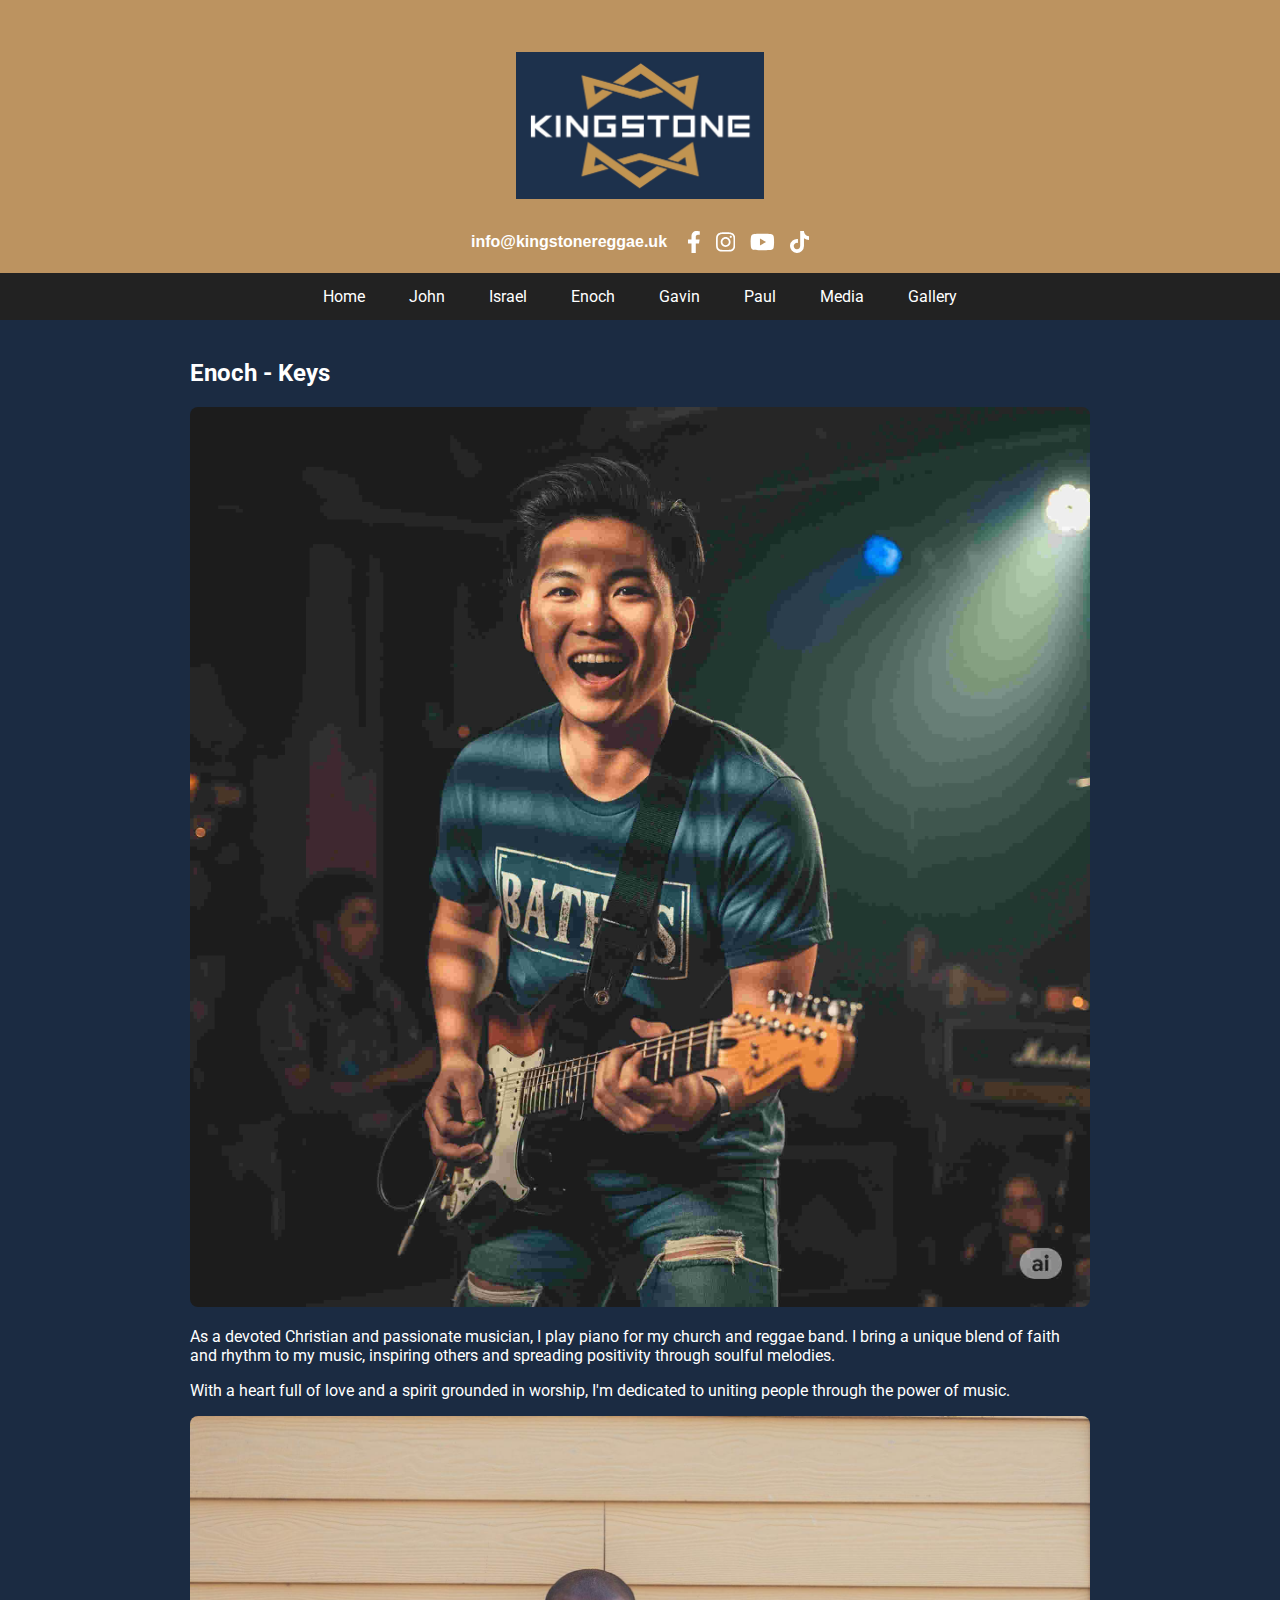
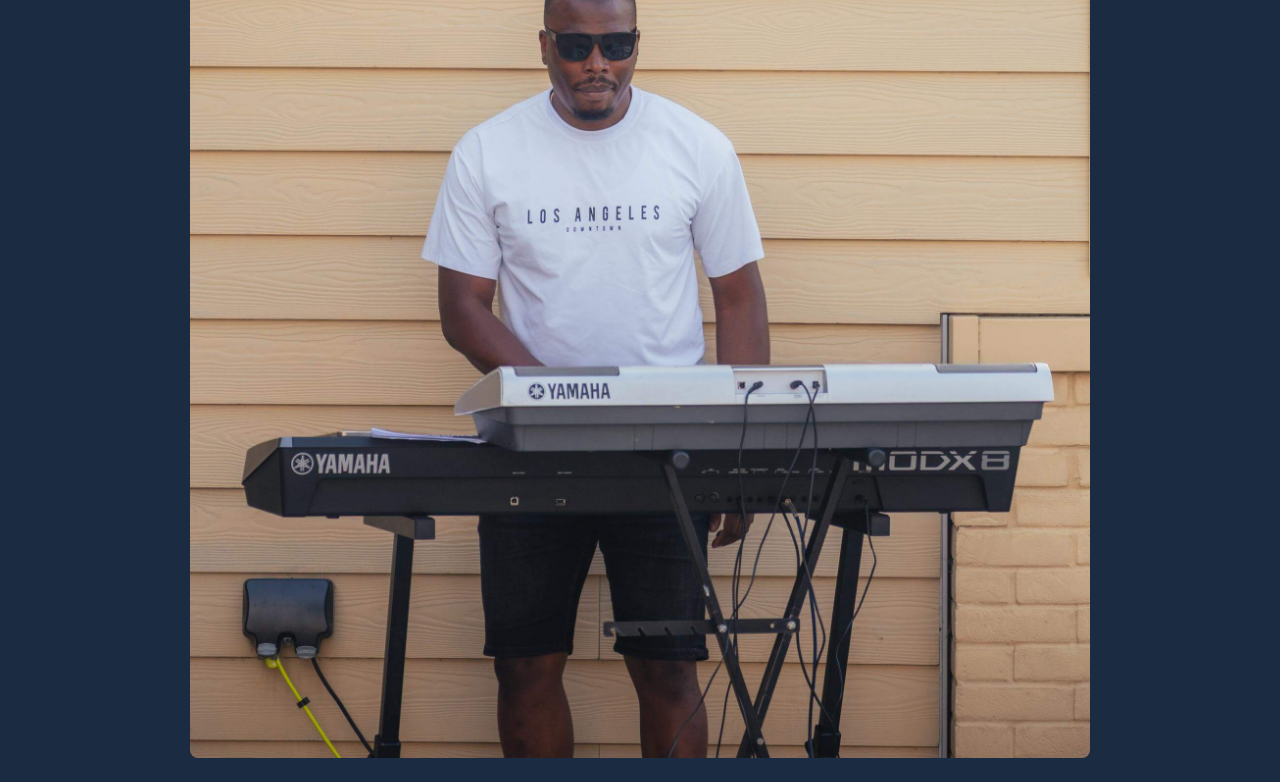
<file: enoch.html>
<!DOCTYPE html>
<html lang="en">
<head>
  <meta charset="UTF-8">
  <meta name="viewport" content="width=device-width, initial-scale=1.0">
  <meta name="description" content="Official website of Kingstone, a five-piece reggae group. Learn more about us, explore our music and watch our videos.">
  <title>Enoch</title>
  <link rel="stylesheet" href="style.css">
  <link href="https://fonts.googleapis.com/css2?family=Playfair+Display&family=Roboto&display=swap" rel="stylesheet">
  <link rel="icon" href="/favicon.ico" type="image/x-icon">
  <link rel="icon" href="/favicon-32x32.png" type="image/png" sizes="32x32">
  <link rel="apple-touch-icon" href="/apple-touch-icon.png">
  <link rel="shortcut icon" href="/favicon.ico" type="image/x-icon">
</head>
<body>
<header>
  <img src="images/banner.jpg" alt="Kingstone Reggae" class="banner"/>
  
  <div class="contact-info">
    <a href="mailto:info@kingstonereggae.uk?subject=Hi Kingstone!" class="email-link">
      info@kingstonereggae.uk
    </a>

    <div class="social-links">
      <a href="https://www.facebook.com/kingstonereggaeuk" target="_blank" rel="noopener noreferrer" aria-label="Facebook"><svg viewBox="0 0 320 512" class="social-svg" style="width: 24px; height: auto;"><path d="M279.14 288l14.22-92.66h-88.91v-60.13c0-25.35 12.42-50.06 52.24-50.06h40.42V6.26S260.43 0 225.36 0c-73.22 0-121.08 44.38-121.08 124.72v70.62H22.89V288h81.39v224h100.17V288z"/></svg></a><a href="https://www.instagram.com/kingstonereggae_uk" target="_blank" rel="noopener noreferrer" aria-label="Instagram"><svg viewBox="0 0 448 512" class="social-svg" style="width: 24px; height: auto;"><path d="M224.1 141c-63.6 0-114.9 51.3-114.9 114.9s51.3 114.9 114.9 114.9S339 319.5 339 255.9 287.7 141 224.1 141zm0 189.6c-41.1 0-74.7-33.5-74.7-74.7s33.5-74.7 74.7-74.7 74.7 33.5 74.7 74.7-33.6 74.7-74.7 74.7zm146.4-194.3c0 14.9-12 26.8-26.8 26.8-14.9 0-26.8-12-26.8-26.8s12-26.8 26.8-26.8 26.8 12 26.8 26.8zm76.1 27.2c-1.7-35.9-9.9-67.7-36.2-93.9-26.2-26.2-58-34.4-93.9-36.2-37-2.1-147.9-2.1-184.9 0-35.8 1.7-67.6 9.9-93.9 36.1s-34.4 58-36.2 93.9c-2.1 37-2.1 147.9 0 184.9 1.7 35.9 9.9 67.7 36.2 93.9s58 34.4 93.9 36.2c37 2.1 147.9 2.1 184.9 0 35.9-1.7 67.7-9.9 93.9-36.2 26.2-26.2 34.4-58 36.2-93.9 2.1-37 2.1-147.8 0-184.8zM398.8 388c-7.8 19.6-22.9 34.7-42.6 42.6-29.5 11.7-99.5 9-132.1 9s-102.7 2.6-132.1-9c-19.6-7.8-34.7-22.9-42.6-42.6-11.7-29.5-9-99.5-9-132.1s-2.6-102.7 9-132.1c7.8-19.6 22.9-34.7 42.6-42.6 29.5-11.7 99.5-9 132.1-9s102.7-2.6 132.1 9c19.6 7.8 34.7 22.9 42.6 42.6 11.7 29.5 9 99.5 9 132.1s2.7 102.7-9 132.1z"/></svg></a><a href="https://www.youtube.com/@KingstoneReggaeUK" target="_blank" rel="noopener noreferrer" aria-label="YouTube"><svg viewBox="0 0 576 512" class="social-svg" style="width: 24px; height: auto;"><path d="M549.655 124.083c-6.281-23.65-24.787-42.276-48.284-48.597C458.781 64 288 64 288 64S117.22 64 74.629 75.486c-23.497 6.322-42.003 24.947-48.284 48.597-11.412 42.867-11.412 132.305-11.412 132.305s0 89.438 11.412 132.305c6.281 23.65 24.787 41.5 48.284 47.821C117.22 448 288 448 288 448s170.781 0 213.371-11.486c23.497-6.321 42.003-24.171 48.284-47.821 11.412-42.867 11.412-132.305 11.412-132.305s0-89.438-11.412-132.305zm-317.51 213.508V175.185l142.739 81.205-142.739 81.201z"/></svg></a><a href="https://www.tiktok.com/@kingstonereggaeuk" target="_blank" rel="noopener noreferrer" aria-label="TikTok"><svg viewBox="0 0 448 512" class="social-svg" style="width: 20px; height: auto;"><path d="M448,209.91a210.06,210.06,0,0,1-122.77-39.25V349.38A162.55,162.55,0,1,1,185,188.31V278.2a74.62,74.62,0,1,0,52.23,71.18V0l88,0a121.18,121.18,0,0,0,1.86,22.17h0A122.18,122.18,0,0,0,381,102.39a121.43,121.43,0,0,0,67,20.14Z"/></svg></a>
    </div>
  </div>
</header>
  <nav>
    <a href="index.html">Home</a>
    <a href="john.html">John</a>
    <a href="israel.html">Israel</a>
    <a href="enoch.html">Enoch</a>
    <a href="gavin.html">Gavin</a>
    <a href="paul.html">Paul</a>
    <a href="media.html">Media</a>
    <a href="gallery.html">Gallery</a>
  </nav>
  <div class="container">

    <h2>Enoch - Keys</h2>
    <img src="images/enoch.jpg" alt="Enoch" class="responsive">
    <p>As a devoted Christian and passionate musician, I play piano for my church and reggae band. I bring a unique blend of faith and rhythm to my music, inspiring others and spreading positivity through soulful melodies.</p>
    <p>With a heart full of love and a spirit grounded in worship, I'm dedicated to uniting people through the power of music.</p>
    <img src="images/enoch_1.jpg" alt="Enoch" class="responsive">
  </div>
</body>
</html>
</file>
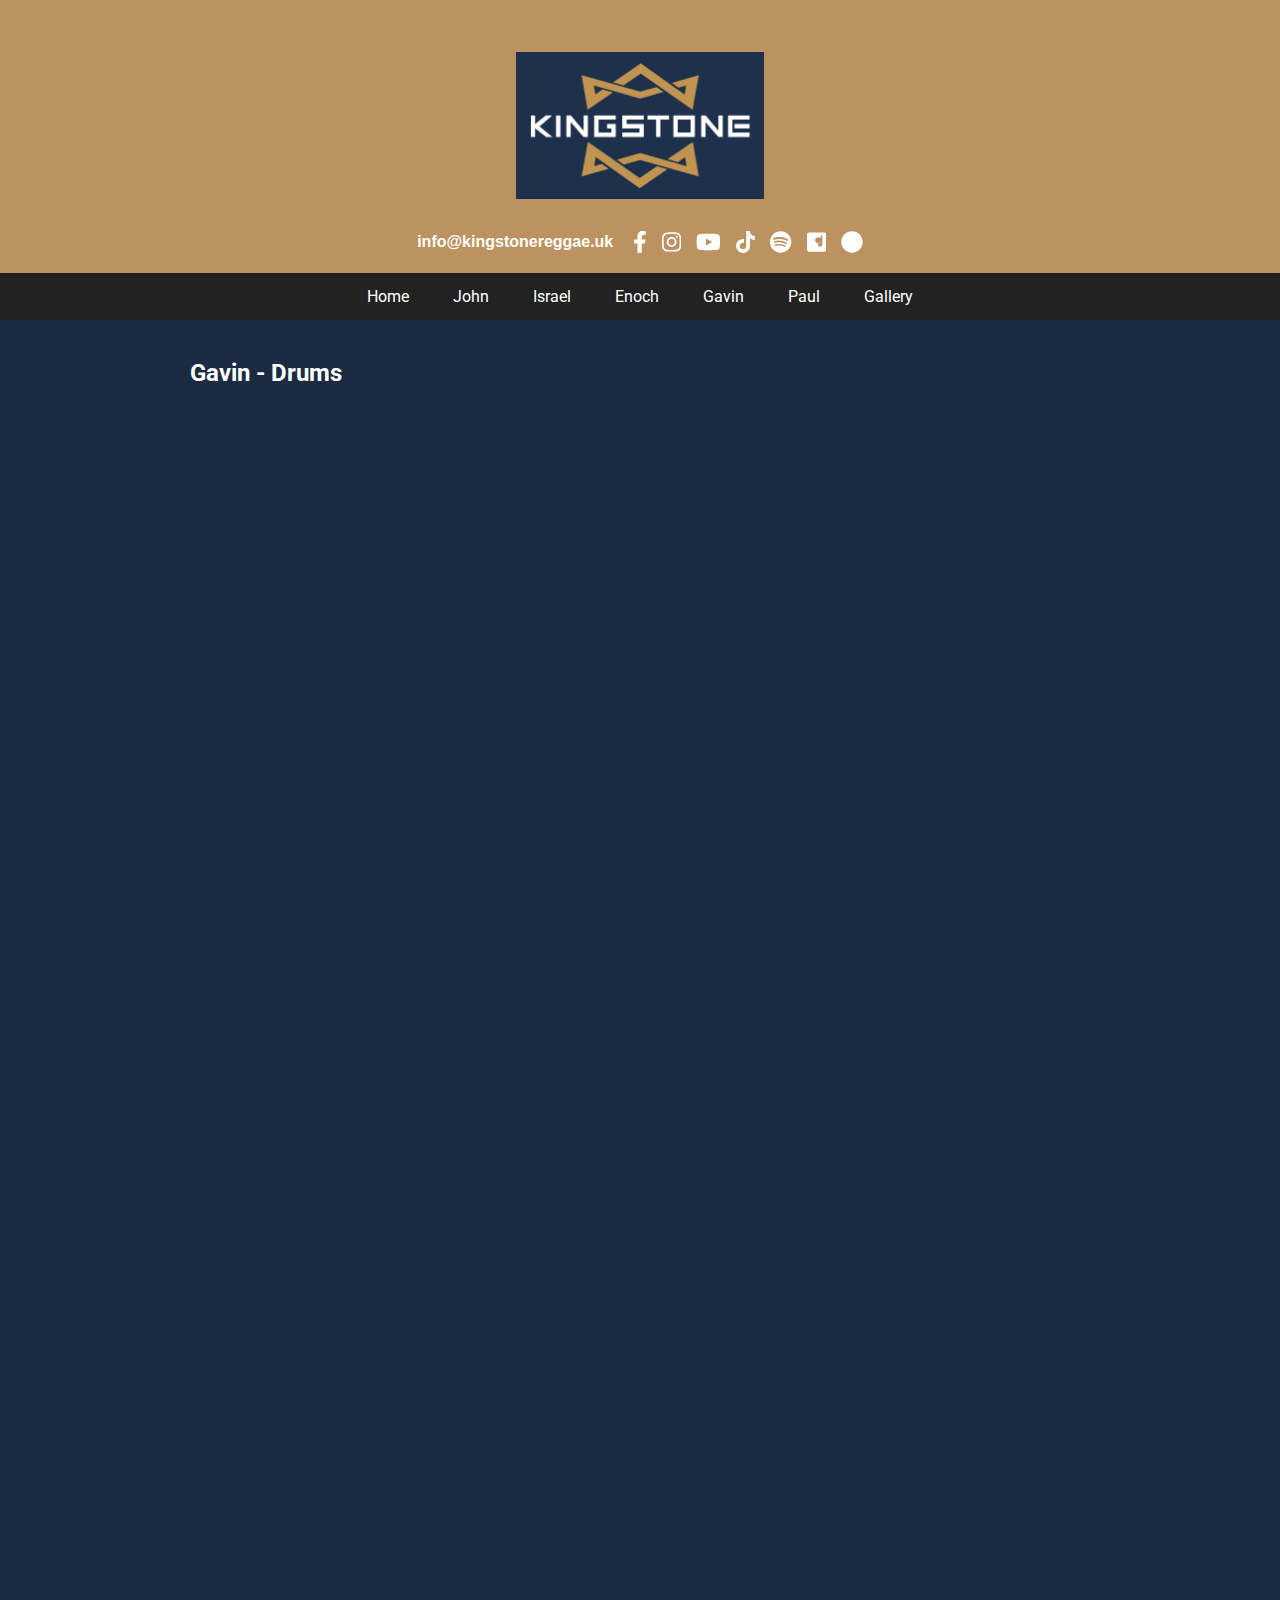
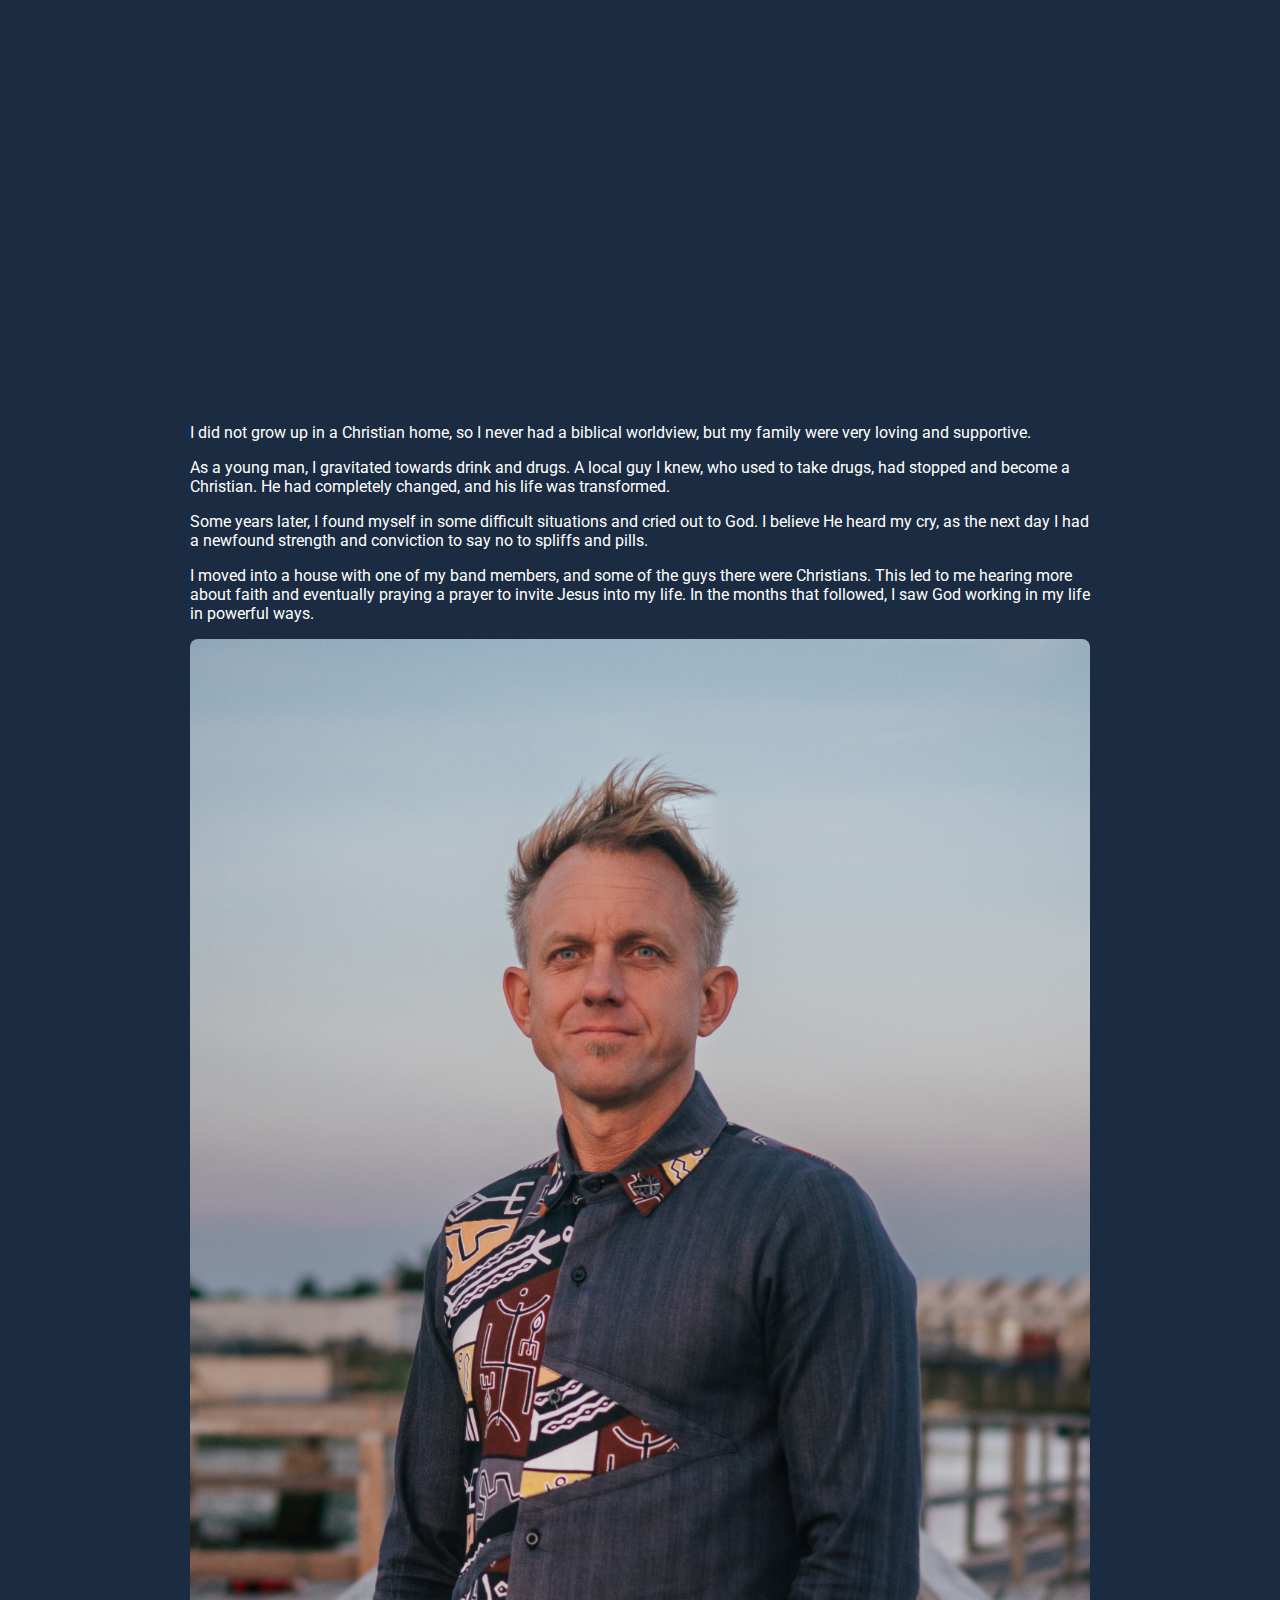
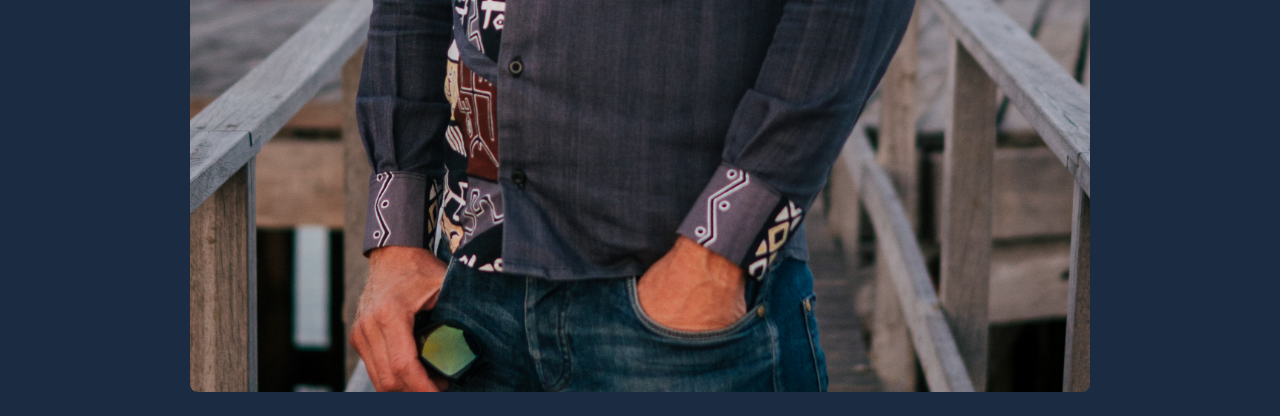
<file: gavin.html>
<!DOCTYPE html>
<html lang="en">
<head>
  <meta charset="UTF-8">
  <meta name="viewport" content="width=device-width, initial-scale=1.0">
  <meta name="description" content="Official website of Kingstone, a five-piece reggae group. Learn more about us, explore our music and watch our videos.">
  <title>Gavin</title>
  <link rel="stylesheet" href="style.css">
  <link href="https://fonts.googleapis.com/css2?family=Playfair+Display&family=Roboto&display=swap" rel="stylesheet">
  <link rel="icon" href="/favicon.ico" type="image/x-icon">
  <link rel="icon" href="/favicon-32x32.png" type="image/png" sizes="32x32">
  <link rel="apple-touch-icon" href="/apple-touch-icon.png">
  <link rel="shortcut icon" href="/favicon.ico" type="image/x-icon">
</head>
<body>
<header>
  <img src="images/banner.jpg" alt="Kingstone Reggae" class="banner"/>
  
  <div class="contact-info">
    <a href="mailto:info@kingstonereggae.uk?subject=Hi Kingstone!" class="email-link">
      info@kingstonereggae.uk
    </a>

    <div class="social-links">
      <a href="https://www.facebook.com/kingstonereggaeuk" target="_blank" rel="noopener noreferrer" aria-label="Facebook"><svg viewBox="0 0 320 512" class="social-svg" style="width: 24px; height: auto;"><path d="M279.14 288l14.22-92.66h-88.91v-60.13c0-25.35 12.42-50.06 52.24-50.06h40.42V6.26S260.43 0 225.36 0c-73.22 0-121.08 44.38-121.08 124.72v70.62H22.89V288h81.39v224h100.17V288z"/></svg></a><a href="https://www.instagram.com/kingstonereggae_uk" target="_blank" rel="noopener noreferrer" aria-label="Instagram"><svg viewBox="0 0 448 512" class="social-svg" style="width: 24px; height: auto;"><path d="M224.1 141c-63.6 0-114.9 51.3-114.9 114.9s51.3 114.9 114.9 114.9S339 319.5 339 255.9 287.7 141 224.1 141zm0 189.6c-41.1 0-74.7-33.5-74.7-74.7s33.5-74.7 74.7-74.7 74.7 33.5 74.7 74.7-33.6 74.7-74.7 74.7zm146.4-194.3c0 14.9-12 26.8-26.8 26.8-14.9 0-26.8-12-26.8-26.8s12-26.8 26.8-26.8 26.8 12 26.8 26.8zm76.1 27.2c-1.7-35.9-9.9-67.7-36.2-93.9-26.2-26.2-58-34.4-93.9-36.2-37-2.1-147.9-2.1-184.9 0-35.8 1.7-67.6 9.9-93.9 36.1s-34.4 58-36.2 93.9c-2.1 37-2.1 147.9 0 184.9 1.7 35.9 9.9 67.7 36.2 93.9s58 34.4 93.9 36.2c37 2.1 147.9 2.1 184.9 0 35.9-1.7 67.7-9.9 93.9-36.2 26.2-26.2 34.4-58 36.2-93.9 2.1-37 2.1-147.8 0-184.8zM398.8 388c-7.8 19.6-22.9 34.7-42.6 42.6-29.5 11.7-99.5 9-132.1 9s-102.7 2.6-132.1-9c-19.6-7.8-34.7-22.9-42.6-42.6-11.7-29.5-9-99.5-9-132.1s-2.6-102.7 9-132.1c7.8-19.6 22.9-34.7 42.6-42.6 29.5-11.7 99.5-9 132.1-9s102.7-2.6 132.1 9c19.6 7.8 34.7 22.9 42.6 42.6 11.7 29.5 9 99.5 9 132.1s2.7 102.7-9 132.1z"/></svg></a><a href="https://www.youtube.com/@KingstoneReggae" target="_blank" rel="noopener noreferrer" aria-label="YouTube"><svg viewBox="0 0 576 512" class="social-svg" style="width: 24px; height: auto;"><path d="M549.655 124.083c-6.281-23.65-24.787-42.276-48.284-48.597C458.781 64 288 64 288 64S117.22 64 74.629 75.486c-23.497 6.322-42.003 24.947-48.284 48.597-11.412 42.867-11.412 132.305-11.412 132.305s0 89.438 11.412 132.305c6.281 23.65 24.787 41.5 48.284 47.821C117.22 448 288 448 288 448s170.781 0 213.371-11.486c23.497-6.321 42.003-24.171 48.284-47.821 11.412-42.867 11.412-132.305 11.412-132.305s0-89.438-11.412-132.305zm-317.51 213.508V175.185l142.739 81.205-142.739 81.201z"/></svg></a><a href="https://www.tiktok.com/@kingstonereggaeuk" target="_blank" rel="noopener noreferrer" aria-label="TikTok"><svg viewBox="0 0 448 512" class="social-svg" style="width: 20px; height: auto;"><path d="M448,209.91a210.06,210.06,0,0,1-122.77-39.25V349.38A162.55,162.55,0,1,1,185,188.31V278.2a74.62,74.62,0,1,0,52.23,71.18V0l88,0a121.18,121.18,0,0,0,1.86,22.17h0A122.18,122.18,0,0,0,381,102.39a121.43,121.43,0,0,0,67,20.14Z"/></svg></a><a href="http://googleusercontent.com/spotify.com/6" target="_blank" rel="noopener noreferrer" aria-label="Spotify"><svg viewBox="0 0 496 512" class="social-svg" style="width: 24px; height: auto;"><path d="M248 8C111.1 8 0 119.1 0 256s111.1 248 248 248 248-111.1 248-248S384.9 8 248 8zm114.4 357.3c-4.6 7.6-14.6 10.1-22.1 5.5-58.4-35.7-132-43.8-218.5-24.2-8.7 2-17.4-3.5-19.4-12.2-2-8.7 3.5-17.4 12.2-19.4 95.2-21.8 176.5-12.4 242.3 27.8 7.6 4.6 10 14.5 5.5 22.5zm29.3-67.4c-5.8 9.5-18.2 12.5-27.7 6.7-67-41.1-169-53-248.3-29-10.8 3.3-22.1-2.8-25.3-13.6-3.3-10.8 2.8-22.1 13.6-25.3 90.7-27.5 203.4-14.1 280.1 33.1 9.4 5.7 12.4 18.2 7.6 28.1zm2.3-69.6C312.4 182.2 177.3 177.7 99.4 201.3c-12.1 3.7-25-3.1-28.7-15.2-3.7-12.1 3.1-25 15.2-28.7 89.6-27.2 239.1-22.2 331.5 32.6 10.9 6.5 14.5 20.6 8.1 31.5-6.4 10.9-20.5 14.4-31.5 8.1z"/></svg></a><a href="https://music.apple.com/us/artist/kingstone/1855111583" target="_blank" rel="noopener noreferrer" aria-label="Apple Music"><svg viewBox="0 0 448 512" class="social-svg" style="width: 24px; height: auto;"><path d="M400 32H48C21.5 32 0 53.5 0 80v352c0 26.5 21.5 48 48 48h352c26.5 0 48-21.5 48-48V80c0-26.5-21.5-48-48-48zm-82.6 230c-13.2 15.2-33.6 24-54.8 24-40.3 0-73-31.7-73-70.8 0-39.1 32.7-70.8 73-70.8 21.2 0 41.6 8.8 54.8 24V117.3c0-4.4 3.6-8 8-8h22.7c4.4 0 8 3.6 8 8v192.1c0 31.4-23.7 57.1-53.1 57.1-29.4 0-53.1-25.7-53.1-57.1 0-14.9 5.3-28.6 14-39.3 3.1-3.8 8.8-3.7 11.8.2l12.4 15.6c2.5 3 2.1 7.4-.7 9.9z"/></svg></a><a href="https://kingstonereggaeuk.bandcamp.com/" target="_blank" rel="noopener noreferrer" aria-label="Bandcamp"><svg viewBox="0 0 512 512" class="social-svg" style="width: 24px; height: auto;"><path d="M256 8C119 8 8 119 8 256s111 248 248 248 248-111 248-248S393 8 256 8zm145.5 264.4H155.2l-42.7 85.3h243l45-85.3z"/></svg></a>
    </div>
  </div>
</header>
  <nav>
    <a href="index.html">Home</a>
    <a href="john.html">John</a>
    <a href="israel.html">Israel</a>
    <a href="enoch.html">Enoch</a>
    <a href="gavin.html">Gavin</a>
    <a href="paul.html">Paul</a>
    <a href="gallery.html">Gallery</a>
  </nav>
  <div class="container">

    <h2>Gavin - Drums</h2>
    <div class="portrait-video">
      <iframe width="560" height="315" src="https://www.youtube.com/embed/4BHlRK_zE9A?si=aeUv0qBXklZTR4d9" 
      title="YouTube video player" frameborder="0" allow="accelerometer; autoplay; clipboard-write; encrypted-media; gyroscope; picture-in-picture; web-share" 
      referrerpolicy="strict-origin-when-cross-origin" allowfullscreen>
      </iframe>
    </div>
    <p>I did not grow up in a Christian home, so I never had a biblical worldview, but my family were very loving and supportive.</p>
    <p>As a young man, I gravitated towards drink and drugs. A local guy I knew, who used to take drugs, had stopped and become a Christian. He had completely changed, and his life was transformed.</p>
    <p>Some years later, I found myself in some difficult situations and cried out to God. I believe He heard my cry, as the next day I had a newfound strength and conviction to say no to spliffs and pills.</p>
    <p>I moved into a house with one of my band members, and some of the guys there were Christians. This led to me hearing more about faith and eventually praying a prayer to invite Jesus into my life. In the months that followed, I saw God working in my life in powerful ways.</p>
    <img src="images/gavin2.jpg" alt="Gavin" class="responsive">

  </div>
</body>
</html>
</file>
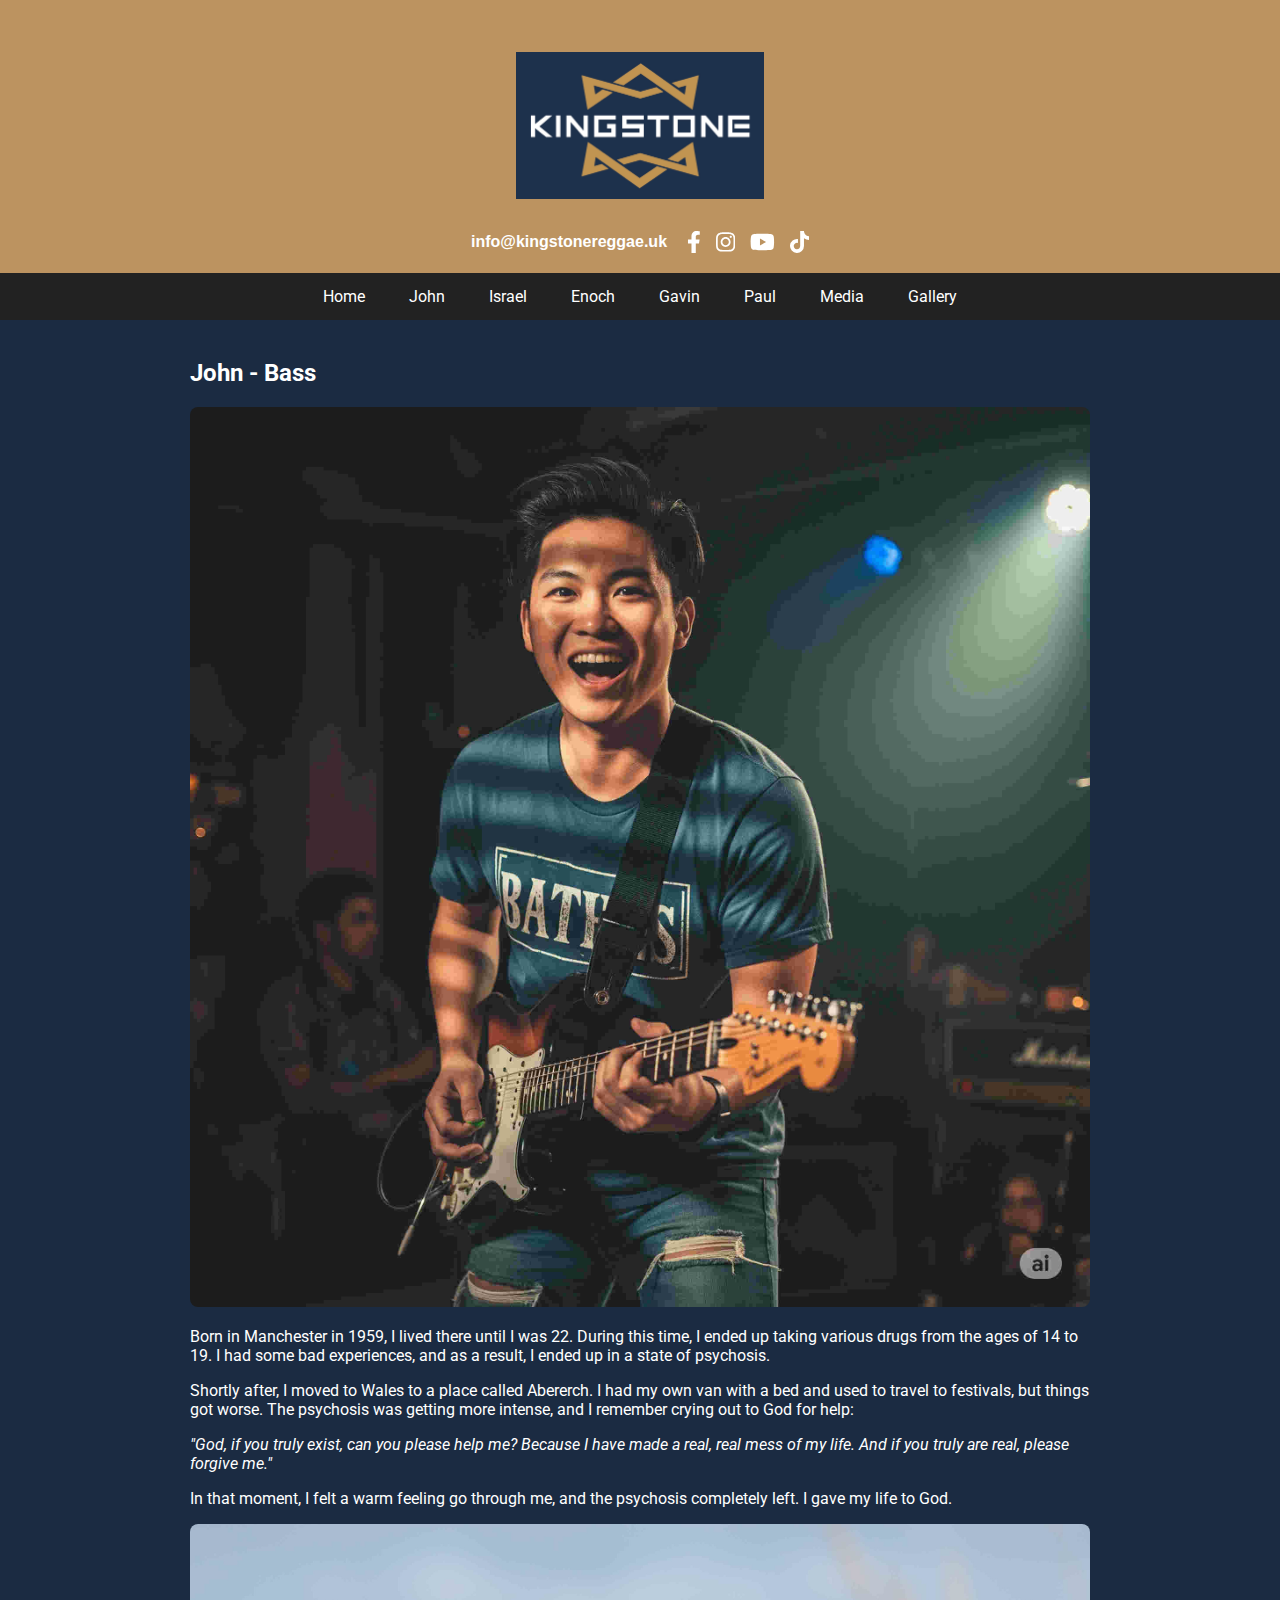
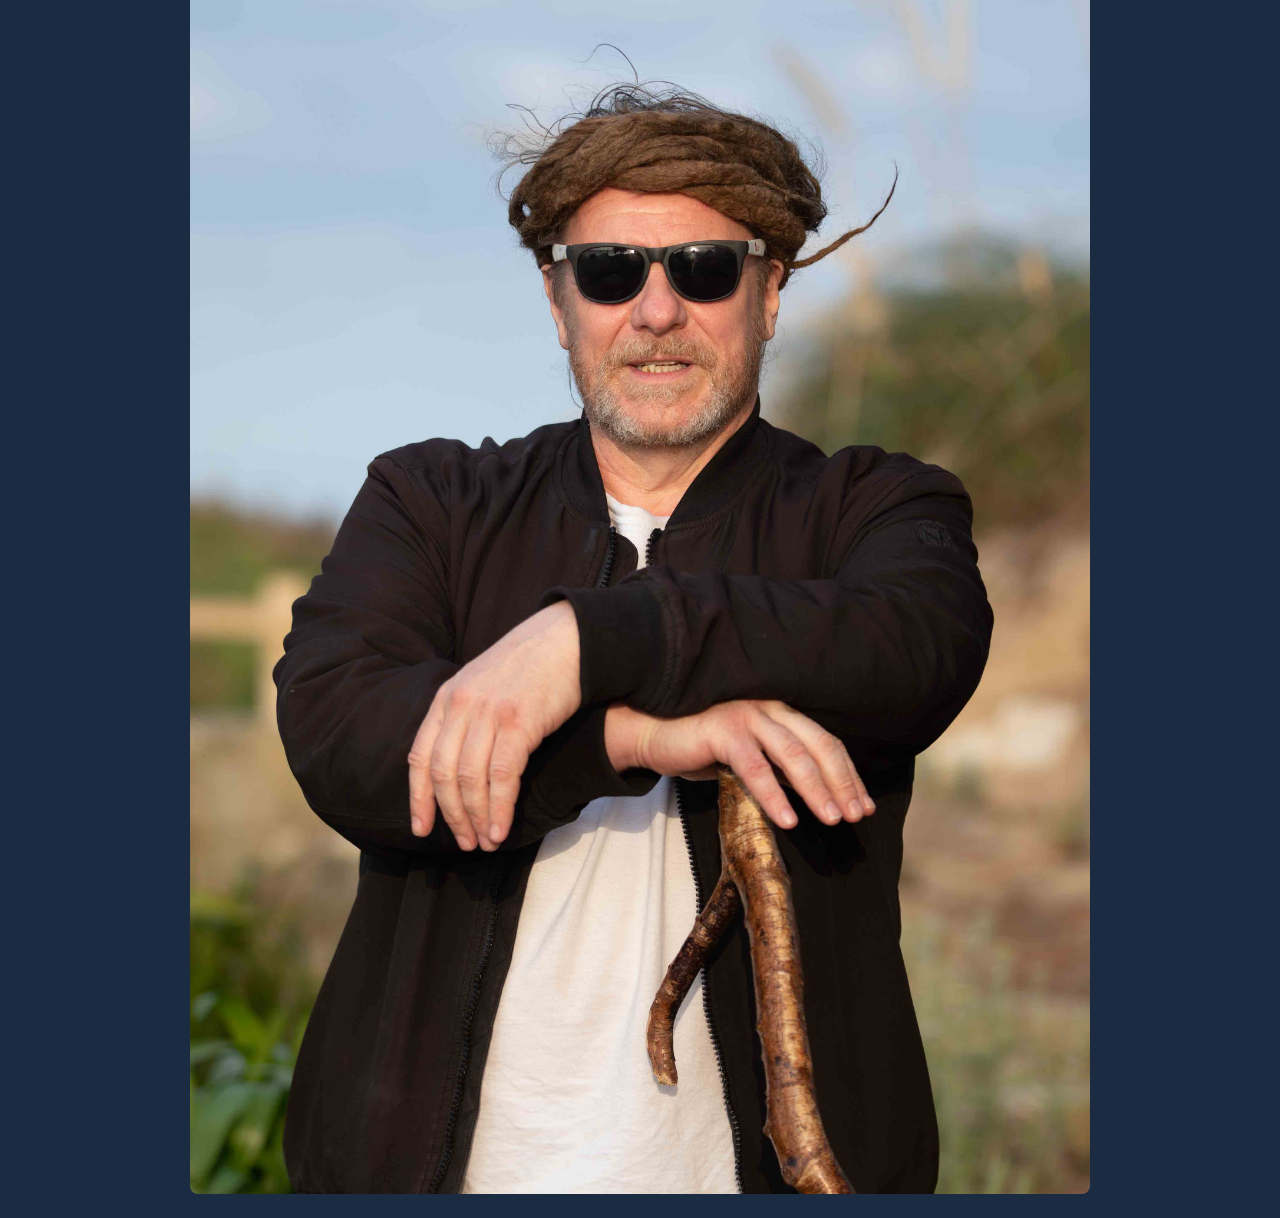
<file: john.html>
<!DOCTYPE html>
<html lang="en">
<head>
  <meta charset="UTF-8">
  <meta name="viewport" content="width=device-width, initial-scale=1.0">
  <meta name="description" content="Official website of Kingstone, a five-piece reggae group. Learn more about us, explore our music and watch our videos.">
  <title>John</title>
  <link rel="stylesheet" href="style.css">
  <link href="https://fonts.googleapis.com/css2?family=Playfair+Display&family=Roboto&display=swap" rel="stylesheet">
  <link rel="icon" href="/favicon.ico" type="image/x-icon">
  <link rel="icon" href="/favicon-32x32.png" type="image/png" sizes="32x32">
  <link rel="apple-touch-icon" href="/apple-touch-icon.png">
  <link rel="shortcut icon" href="/favicon.ico" type="image/x-icon">
</head>
<body>
<header>
  <img src="images/banner.jpg" alt="Kingstone Reggae" class="banner"/>
  
  <div class="contact-info">
    <a href="mailto:info@kingstonereggae.uk?subject=Hi Kingstone!" class="email-link">
      info@kingstonereggae.uk
    </a>

    <div class="social-links">
      <a href="https://www.facebook.com/kingstonereggaeuk" target="_blank" rel="noopener noreferrer" aria-label="Facebook"><svg viewBox="0 0 320 512" class="social-svg" style="width: 24px; height: auto;"><path d="M279.14 288l14.22-92.66h-88.91v-60.13c0-25.35 12.42-50.06 52.24-50.06h40.42V6.26S260.43 0 225.36 0c-73.22 0-121.08 44.38-121.08 124.72v70.62H22.89V288h81.39v224h100.17V288z"/></svg></a><a href="https://www.instagram.com/kingstonereggae_uk" target="_blank" rel="noopener noreferrer" aria-label="Instagram"><svg viewBox="0 0 448 512" class="social-svg" style="width: 24px; height: auto;"><path d="M224.1 141c-63.6 0-114.9 51.3-114.9 114.9s51.3 114.9 114.9 114.9S339 319.5 339 255.9 287.7 141 224.1 141zm0 189.6c-41.1 0-74.7-33.5-74.7-74.7s33.5-74.7 74.7-74.7 74.7 33.5 74.7 74.7-33.6 74.7-74.7 74.7zm146.4-194.3c0 14.9-12 26.8-26.8 26.8-14.9 0-26.8-12-26.8-26.8s12-26.8 26.8-26.8 26.8 12 26.8 26.8zm76.1 27.2c-1.7-35.9-9.9-67.7-36.2-93.9-26.2-26.2-58-34.4-93.9-36.2-37-2.1-147.9-2.1-184.9 0-35.8 1.7-67.6 9.9-93.9 36.1s-34.4 58-36.2 93.9c-2.1 37-2.1 147.9 0 184.9 1.7 35.9 9.9 67.7 36.2 93.9s58 34.4 93.9 36.2c37 2.1 147.9 2.1 184.9 0 35.9-1.7 67.7-9.9 93.9-36.2 26.2-26.2 34.4-58 36.2-93.9 2.1-37 2.1-147.8 0-184.8zM398.8 388c-7.8 19.6-22.9 34.7-42.6 42.6-29.5 11.7-99.5 9-132.1 9s-102.7 2.6-132.1-9c-19.6-7.8-34.7-22.9-42.6-42.6-11.7-29.5-9-99.5-9-132.1s-2.6-102.7 9-132.1c7.8-19.6 22.9-34.7 42.6-42.6 29.5-11.7 99.5-9 132.1-9s102.7-2.6 132.1 9c19.6 7.8 34.7 22.9 42.6 42.6 11.7 29.5 9 99.5 9 132.1s2.7 102.7-9 132.1z"/></svg></a><a href="https://www.youtube.com/@KingstoneReggaeUK" target="_blank" rel="noopener noreferrer" aria-label="YouTube"><svg viewBox="0 0 576 512" class="social-svg" style="width: 24px; height: auto;"><path d="M549.655 124.083c-6.281-23.65-24.787-42.276-48.284-48.597C458.781 64 288 64 288 64S117.22 64 74.629 75.486c-23.497 6.322-42.003 24.947-48.284 48.597-11.412 42.867-11.412 132.305-11.412 132.305s0 89.438 11.412 132.305c6.281 23.65 24.787 41.5 48.284 47.821C117.22 448 288 448 288 448s170.781 0 213.371-11.486c23.497-6.321 42.003-24.171 48.284-47.821 11.412-42.867 11.412-132.305 11.412-132.305s0-89.438-11.412-132.305zm-317.51 213.508V175.185l142.739 81.205-142.739 81.201z"/></svg></a><a href="https://www.tiktok.com/@kingstonereggaeuk" target="_blank" rel="noopener noreferrer" aria-label="TikTok"><svg viewBox="0 0 448 512" class="social-svg" style="width: 20px; height: auto;"><path d="M448,209.91a210.06,210.06,0,0,1-122.77-39.25V349.38A162.55,162.55,0,1,1,185,188.31V278.2a74.62,74.62,0,1,0,52.23,71.18V0l88,0a121.18,121.18,0,0,0,1.86,22.17h0A122.18,122.18,0,0,0,381,102.39a121.43,121.43,0,0,0,67,20.14Z"/></svg></a>
    </div>
  </div>
</header>
  <nav>
    <a href="index.html">Home</a>
    <a href="john.html">John</a>
    <a href="israel.html">Israel</a>
    <a href="enoch.html">Enoch</a>
    <a href="gavin.html">Gavin</a>
    <a href="paul.html">Paul</a>
    <a href="media.html">Media</a>
    <a href="gallery.html">Gallery</a>
  </nav>
  <div class="container">

    <h2>John - Bass</h2>
    <img src="images/john.jpg" alt="John" class="responsive">
    <p>Born in Manchester in 1959, I lived there until I was 22. During this time, I ended up taking various drugs from the ages of 14 to 19. I had some bad experiences, and as a result, I ended up in a state of psychosis.</p>
    <p>Shortly after, I moved to Wales to a place called Abererch. I had my own van with a bed and used to travel to festivals, but things got worse. The psychosis was getting more intense, and I remember crying out to God for help:</p>
    <p><em>"God, if you truly exist, can you please help me? Because I have made a real, real mess of my life. And if you truly are real, please forgive me."</em></p>
    <p>In that moment, I felt a warm feeling go through me, and the psychosis completely left. I gave my life to God.</p>
    <img src="images/john2.jpg" alt="John" class="responsive">

  </div>
</body>
</html>
</file>
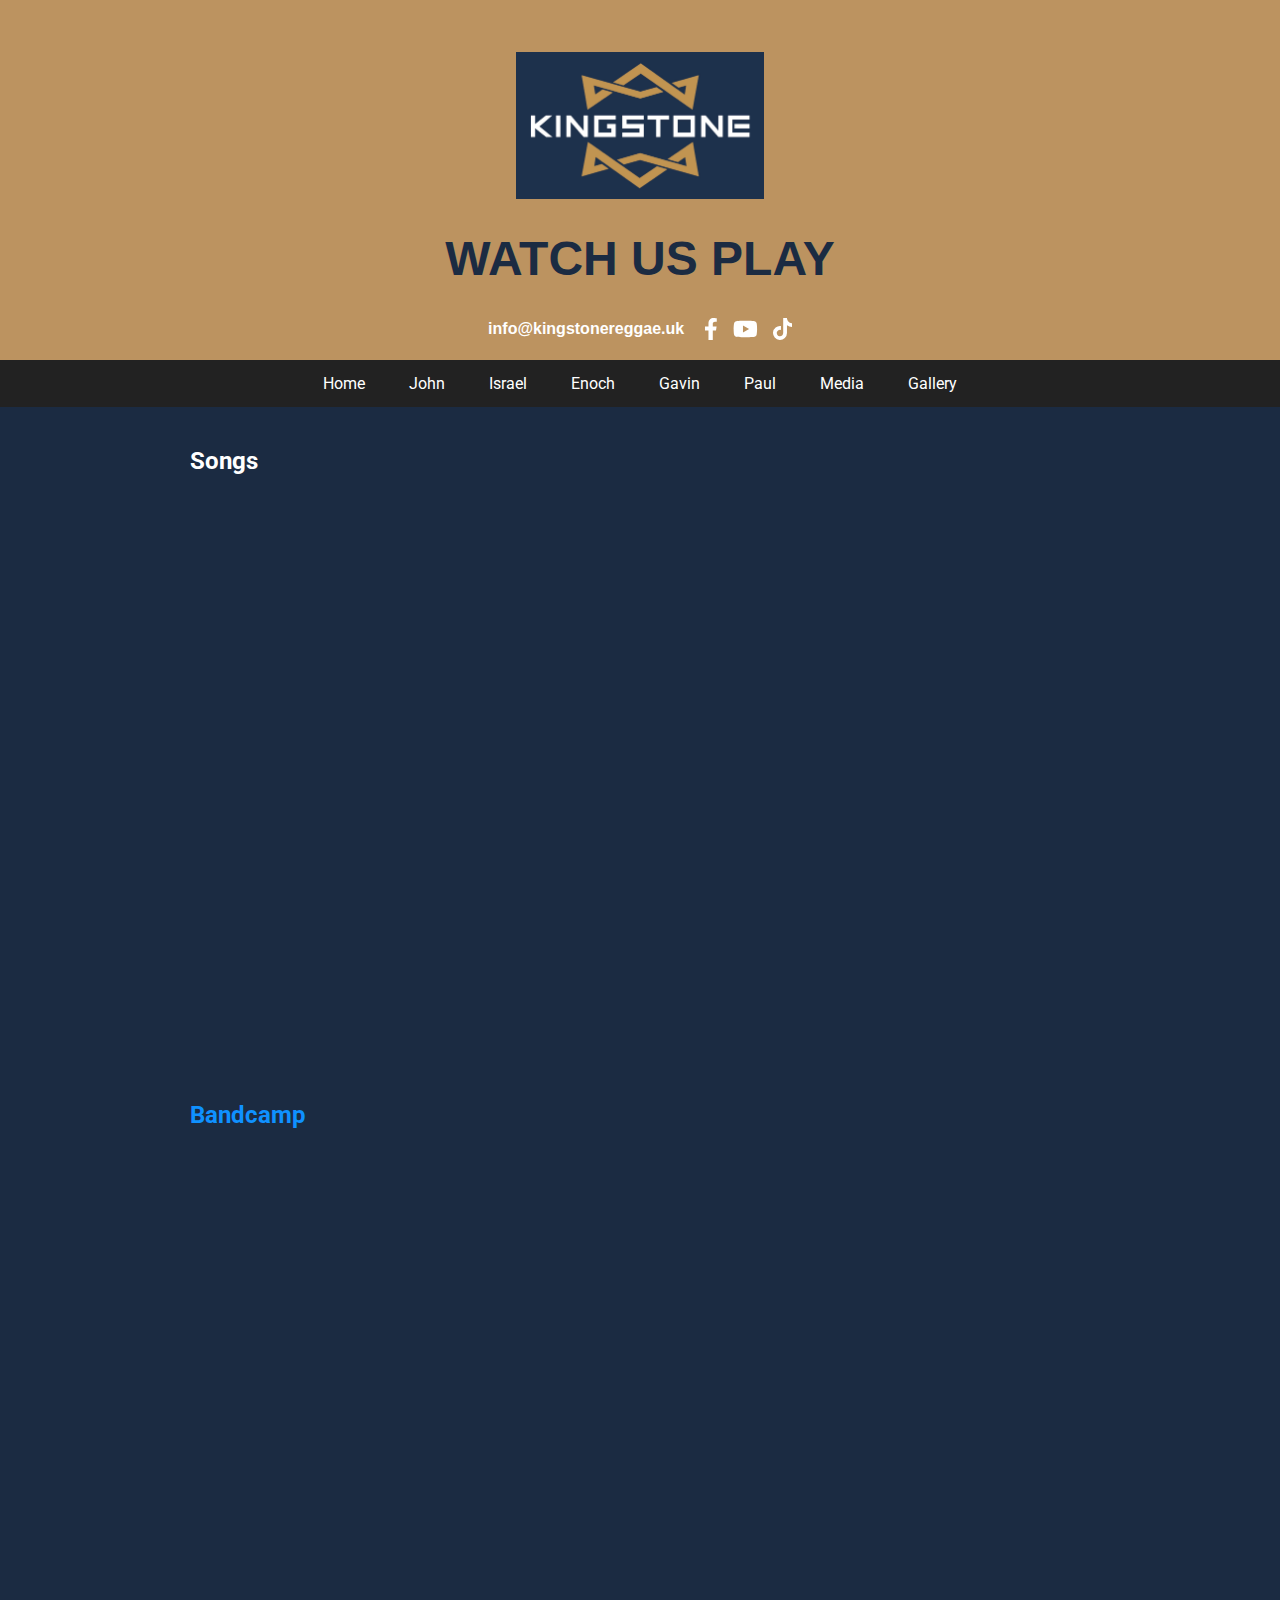
<file: media.html>
<!DOCTYPE html>
<html lang="en">
<head>
  <meta charset="UTF-8" />
  <meta name="viewport" content="width=device-width, initial-scale=1.0" />
  <meta name="description" content="Official website of Kingstone, a five-piece reggae group. Learn more about us, explore our music and watch our videos." />
  <title>Media</title>
  <link rel="stylesheet" href="style.css" />
  <link href="https://fonts.googleapis.com/css2?family=Playfair+Display&family=Roboto&display=swap" rel="stylesheet" />
  <link rel="icon" href="/favicon.ico" type="image/x-icon" />
  <link rel="icon" href="/favicon-32x32.png" type="image/png" sizes="32x32" />
  <link rel="apple-touch-icon" href="/apple-touch-icon.png" />
  <link rel="shortcut icon" href="/favicon.ico" type="image/x-icon" />
  <style>
    .video-wrapper {
      position: relative;
      padding-bottom: 56.25%; /* 16:9 aspect ratio */
      height: 0;
      overflow: hidden;
      max-width: 100%;
      margin: 2rem auto;
    }

    .video-wrapper iframe {
      position: absolute;
      top: 0;
      left: 0;
      width: 100%;
      height: 100%;
      border: none;
    }
  </style>
</head>
<body>
<header>
  <img src="images/banner.jpg" alt="Kingstone Reggae" class="banner"/>
  <h1>WATCH US PLAY</h1>
  
  <div class="contact-info">
    <a href="mailto:info@kingstonereggae.uk?subject=Hi Kingstone!" class="email-link">
      info@kingstonereggae.uk
    </a>

    <div class="social-links">
      <a href="https://www.facebook.com/kingstonereggaeuk" target="_blank" rel="noopener noreferrer" aria-label="Facebook">
        <svg viewBox="0 0 320 512" class="social-svg" style="width: 24px; height: auto;"><path d="M279.14 288l14.22-92.66h-88.91v-60.13c0-25.35 12.42-50.06 52.24-50.06h40.42V6.26S260.43 0 225.36 0c-73.22 0-121.08 44.38-121.08 124.72v70.62H22.89V288h81.39v224h100.17V288z"/></svg>
      </a>

      <a href="https://www.youtube.com/@KingstoneReggae" target="_blank" rel="noopener noreferrer" aria-label="YouTube">
        <svg viewBox="0 0 576 512" class="social-svg" style="width: 24px; height: auto;"><path d="M549.655 124.083c-6.281-23.65-24.787-42.276-48.284-48.597C458.781 64 288 64 288 64S117.22 64 74.629 75.486c-23.497 6.322-42.003 24.947-48.284 48.597-11.412 42.867-11.412 132.305-11.412 132.305s0 89.438 11.412 132.305c6.281 23.65 24.787 41.5 48.284 47.821C117.22 448 288 448 288 448s170.781 0 213.371-11.486c23.497-6.321 42.003-24.171 48.284-47.821 11.412-42.867 11.412-132.305 11.412-132.305s0-89.438-11.412-132.305zm-317.51 213.508V175.185l142.739 81.205-142.739 81.201z"/></svg>
      </a>

      <a href="https://www.tiktok.com/@kingstonereggaeuk" target="_blank" rel="noopener noreferrer" aria-label="TikTok">
        <svg viewBox="0 0 448 512" class="social-svg" style="width: 20px; height: auto;"><path d="M448,209.91a210.06,210.06,0,0,1-122.77-39.25V349.38A162.55,162.55,0,1,1,185,188.31V278.2a74.62,74.62,0,1,0,52.23,71.18V0l88,0a121.18,121.18,0,0,0,1.86,22.17h0A122.18,122.18,0,0,0,381,102.39a121.43,121.43,0,0,0,67,20.14Z"/></svg>
      </a>
    </div>
  </div>
</header>
  <nav>
    <a href="index.html">Home</a>
    <a href="john.html">John</a>
    <a href="israel.html">Israel</a>
    <a href="enoch.html">Enoch</a>
    <a href="gavin.html">Gavin</a>
    <a href="paul.html">Paul</a>
    <a href="media.html">Media</a>
    <a href="gallery.html">Gallery</a>
  </nav>

  <div class="container">
    <h2>Songs</h2>
    <div class="video-wrapper">
      <iframe src="https://www.youtube.com/embed/t-mkwid7T3I?si=9VNJXSLawrFuUZjq" title="YouTube video player" allow="accelerometer; autoplay; clipboard-write; encrypted-media; gyroscope; picture-in-picture; web-share" allowfullscreen></iframe>
    </div>
  </div>
  <div class="bandcamp-container">
  <h2>
    <a href="https://kingstonereggaeuk.bandcamp.com/" target="_blank" rel="noopener noreferrer">
      Bandcamp
    </a>
  </h2>

  <div class="bandcamp-wrapper">
    <iframe 
      src="https://bandcamp.com/EmbeddedPlayer/track=1878797263/size=large/bgcol=333333/linkcol=0f91ff/tracklist=false/transparent=true/" 
      seamless>
      <a href="https://kingstonereggaeuk.bandcamp.com/track/amen">Amen by KingStone</a>
    </iframe>
  </div>
  </div>
  <div class="container">
    <h2>
    <a href="https://www.youtube.com/@KingstoneReggae" class="no-underline" target="_blank" rel="noopener noreferrer">
      Youtube
    </a>
    </h2>
    <div class="video-wrapper">
      <iframe src="https://www.youtube.com/embed/2L6UXMh20tI?si=B8wP6lKZ3KBW9D6z" title="Amen" allow="accelerometer; autoplay; clipboard-write; encrypted-media; gyroscope; picture-in-picture; web-share" allowfullscreen></iframe>
    </div>
    <div class="video-wrapper">
      <iframe src="https://www.youtube.com/embed/OwgGu96lyio?si=MXfQrlOgRpxjoOnk" title="Seek Ye First" allow="accelerometer; autoplay; clipboard-write; encrypted-media; gyroscope; picture-in-picture; web-share" allowfullscreen></iframe>
    </div>
  </div>
  <div class="container">
  <h2>TikTok</h2>
  <div class="tiktok-wrapper">
    <blockquote class="tiktok-embed" cite="https://www.tiktok.com/@kingstonereggaeuk/video/7581557872820047126" data-video-id="7581557872820047126" style="max-width: 605px; min-width: 325px;">
      <section> </section>
    </blockquote>
    <script async src="https://www.tiktok.com/embed.js"></script>
  </div>
  </div>
</body>
</html>
</file>
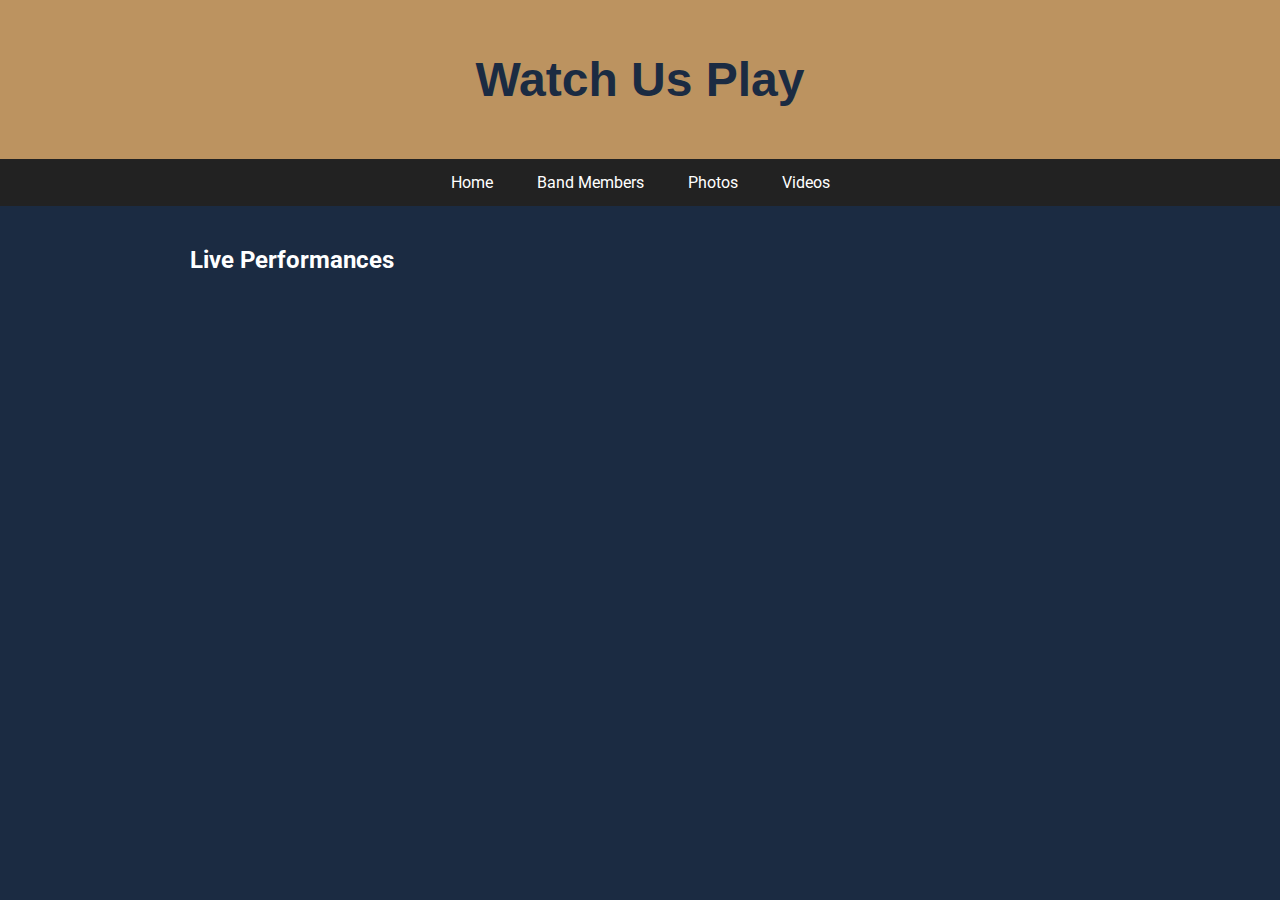
<file: videos.html>
<!DOCTYPE html>
<html lang="en">
<head>
  <meta charset="UTF-8">
  <meta name="viewport" content="width=device-width, initial-scale=1.0">
  <meta name="description" content="Official website of Our Band – a five-piece rock, soul, and funk group. Learn more about us, explore our music, and watch our videos.">
  <title>Videos</title>
  <link rel="stylesheet" href="style.css">
  <link href="https://fonts.googleapis.com/css2?family=Playfair+Display&family=Roboto&display=swap" rel="stylesheet">
</head>
<body>
  <header>
    <h1>Watch Us Play</h1>
  </header>
  <nav>
    <a href="index.html">Home</a>
    <a href="bio1.html">Band Members</a>
    <a href="gallery.html">Photos</a>
    <a href="videos.html">Videos</a>
  </nav>
  <div class="container">

    <h2>Live Performances</h2>
    <iframe width="100%" height="400" src="https://www.youtube.com/embed/YOUR_VIDEO_ID"
      title="YouTube video player" frameborder="0" allowfullscreen></iframe>
  </div>
</body>
</html>
</file>
<file: style.css>
/* ---------- GLOBAL STYLES ---------- */
body {
  font-family: 'Roboto', sans-serif;
  margin: 0;
  background: #1b2b42;
  color: white;
}

header {
  background: #bc9360;
  color: #1b2b42;
  padding: 20px;
  text-align: center;
}

header h1 {
  font-family: 'Montserrat', sans-serif;
  font-size: 3em;
}

header h2 {
  font-family: 'Playfair Display', serif;
}

nav {
  background: #222;
  text-align: center;
}

nav a {
  color: white;
  padding: 14px 20px;
  display: inline-block;
  text-decoration: none;
}

nav a:hover {
  background: #555;
}

.contact-info a {
  color: white;
  font-weight: bold;
}

.container {
  padding: 20px;
  max-width: 900px;
  margin: auto;
}

/* ---------- IMAGES ---------- */
img.responsive {
  max-width: 100%;
  height: auto;
  border-radius: 8px;
}

.banner {
  width: 20%;
  height: auto;
  display: block;
  margin: 2rem auto;
}

@media (max-width: 600px) {
  .banner {
    width: 80%;
    height: auto;
  }
}

/* ---------- VIDEO EMBEDS ---------- */
.video-wrapper {
  position: relative;
  width: 100%;
  padding-bottom: 177.78%; /* Aspect ratio for TikTok videos (~9:16) */
  height: 0;
}

.video-wrapper iframe,
.video-wrapper blockquote {
  position: absolute;
  top: 0;
  left: 0;
  width: 100%;
  height: 100%;
}

.tiktok-wrapper {
  display: flex;
  justify-content: center;
  align-items: center;
  width: 100%;
  margin: 2rem auto;
}

.tiktok-embed {
  width: 100% !important;
  max-width: 605px;
}

.portrait-video {
  position: relative;
  width: 100%;
  padding-top: 177.78%;
  overflow: hidden;
}

.portrait-video iframe {
  position: absolute;
  top: 0;
  left: 0;
  width: 100%;
  height: 100%;
}

/* ---------- BANDCAMP SECTION ---------- */
.bandcamp-container {
  padding: 1rem;
  max-width: 900px;
  margin: 0 auto;
}

.bandcamp-container h2 {
  text-align: left;
  margin-bottom: 1rem;
}

.bandcamp-container h2 a {
  color: #0f91ff;
  text-decoration: none;
}

.bandcamp-container h2 a:hover {
  text-decoration: underline;
}

.bandcamp-wrapper {
  position: relative;
  width: 100%;
  max-width: 600px;
  margin: 0 auto;
  aspect-ratio: 1 / 1.15;
}

.bandcamp-wrapper iframe {
  position: absolute;
  top: 0;
  left: 0;
  width: 100%;
  height: 100%;
  border: 0;
}

/* ---------- GALLERY ---------- */
.gallery {
  display: grid;
  grid-template-columns: repeat(auto-fill, minmax(250px, 1fr));
  gap: 1rem;
  padding: 1rem;
}

.gallery img {
  width: 100%;
  height: 100%;
  border-radius: 8px;
  object-fit: cover;
  cursor: pointer;
  transition: transform 0.3s ease, box-shadow 0.3s ease;
}

.gallery img:hover {
  transform: scale(1.03);
  box-shadow: 0 4px 15px rgba(0, 0, 0, 0.3);
}

/* ---------- LIGHTBOX ---------- */
.lightbox {
  position: fixed;
  top: 0;
  left: 0;
  width: 100%;
  height: 100%;
  background: rgba(0, 0, 0, 0.9);
  display: flex;
  justify-content: center;
  align-items: center;
  visibility: hidden;
  opacity: 0;
  transition: opacity 0.3s ease, visibility 0.3s ease;
  z-index: 1000;
}

.lightbox.active {
  visibility: visible;
  opacity: 1;
}

.lightbox img {
  max-width: 90%;
  max-height: 80%;
  border-radius: 8px;
}

.lightbox-close {
  position: absolute;
  top: 1.5rem;
  right: 2rem;
  font-size: 2rem;
  color: white;
  cursor: pointer;
  font-weight: bold;
}

/* ---------- LIGHTBOX ARROWS ---------- */
.lightbox-arrow {
  position: absolute;
  top: 50%;
  font-size: 3rem;
  color: white;
  cursor: pointer;
  user-select: none;
  transform: translateY(-50%);
  padding: 0 1rem;
  transition: opacity 0.3s ease;
}

.lightbox-arrow:hover {
  opacity: 0.7;
}

.lightbox-arrow.left {
  left: 1rem;
}

.lightbox-arrow.right {
  right: 1rem;
}

.no-underline,
.no-underline:visited,
.no-underline:hover,
.no-underline:active {
  text-decoration: none;
}

/* Layout Container */
.contact-info {
  display: flex;
  flex-direction: row;
  align-items: center;
  justify-content: center;
  gap: 25px; /* Space between email and the group of icons */
  margin-top: 20px;
  flex-wrap: wrap; /* Ensures it stacks on small phone screens */
}

/* Email Styling */
.email-link {
  color: #FFFFFF;
  text-decoration: none;
  font-weight: 600;
  font-family: sans-serif;
  transition: color 0.3s ease;
}

.email-link:hover {
  color: #FFBF00; /* Turns Amber Gold on hover */
}

/* Social Icon Group Styling */
.social-links {
  display: flex;
  gap: 18px; /* Space between each icon */
  align-items: center;
}

.social-svg {
  width: 24px; /* Professional, subtle size */
  height: auto;
  fill: #FFFFFF; /* White by default */
  transition: fill 0.3s ease, transform 0.2s ease;
}

/* Global Hover Effect for Icons */
.social-svg:hover {
  fill: #FFBF00; /* Amber Gold on hover */
  transform: scale(1.15); /* Slight pop out effect */
}

/* Using 'header' at the start makes this rule stronger than global ones */
header .social-svg {
  width: 24px !important; /* The !important tag is a 'brute force' fix */
  height: 24px !important;
  display: inline-block;
  fill: #FFFFFF;
  transition: all 0.3s ease;
  vertical-align: middle;
}

header .contact-info {
  display: flex;
  align-items: center;
  justify-content: center;
  gap: 20px;
}

header .social-links {
  display: flex;
  align-items: center;
  gap: 15px;
}

/* Hover effect */
header .social-svg:hover {
  fill: #FFBF00;
  transform: scale(1.2);
}

/* This targets the links specifically and kills any underlines */
.social-links a {
  text-decoration: none !important;
  display: flex; /* Helps align the icon inside the link perfectly */
  align-items: center;
  line-height: 0; /* Prevents the browser from thinking there is 'text' height */
}

/* This ensures the container doesn't try to underline the spaces between icons */
.social-links {
  display: flex;
  gap: 15px; 
  align-items: center;
  text-decoration: none;
}

/* Reinforce the SVG size and fix vertical alignment */
header .social-svg {
  width: 24px !important;
  height: 24px !important;
  fill: #FFFFFF;
  transition: all 0.3s ease;
  display: block; /* Changing from inline to block stops underline behavior */
}

/* Container for Email and Socials */
.contact-info {
  display: flex;
  flex-direction: row;
  align-items: center;
  justify-content: center;
  gap: 20px;
  flex-wrap: wrap;
}

.social-links {
  display: flex;
  gap: 12px;
  align-items: center;
  text-decoration: none !important;
  font-size: 0; /* Prevents underlines on spaces */
}

/* Individual social media links */
.social-links a {
  text-decoration: none !important;
  display: flex;
  line-height: 0;
  border: none;
}

/* The actual SVG icon shapes */
header .social-svg {
  height: 22px !important;
  width: auto !important;
  fill: #FFFFFF; /* High-contrast white */
  transition: all 0.3s ease;
  display: block;
}

/* Hover Effects */
header .social-svg:hover { 
  transform: scale(1.25); 
}

/* Brand specific colors on hover */
.social-links a[aria-label="Facebook"]:hover svg { fill: #1877F2; }
.social-links a[aria-label="Instagram"]:hover svg { fill: #E1306C; }
.social-links a[aria-label="YouTube"]:hover svg { fill: #FF0000; }
.social-links a[aria-label="TikTok"]:hover svg { fill: #00f2ea; }
.social-links a[aria-label="Spotify"]:hover svg { fill: #1DB954; }
.social-links a[aria-label="Apple Music"]:hover svg { fill: #FC3C44; }
.social-links a[aria-label="Bandcamp"]:hover svg { fill: #629aa9; }
</file>
